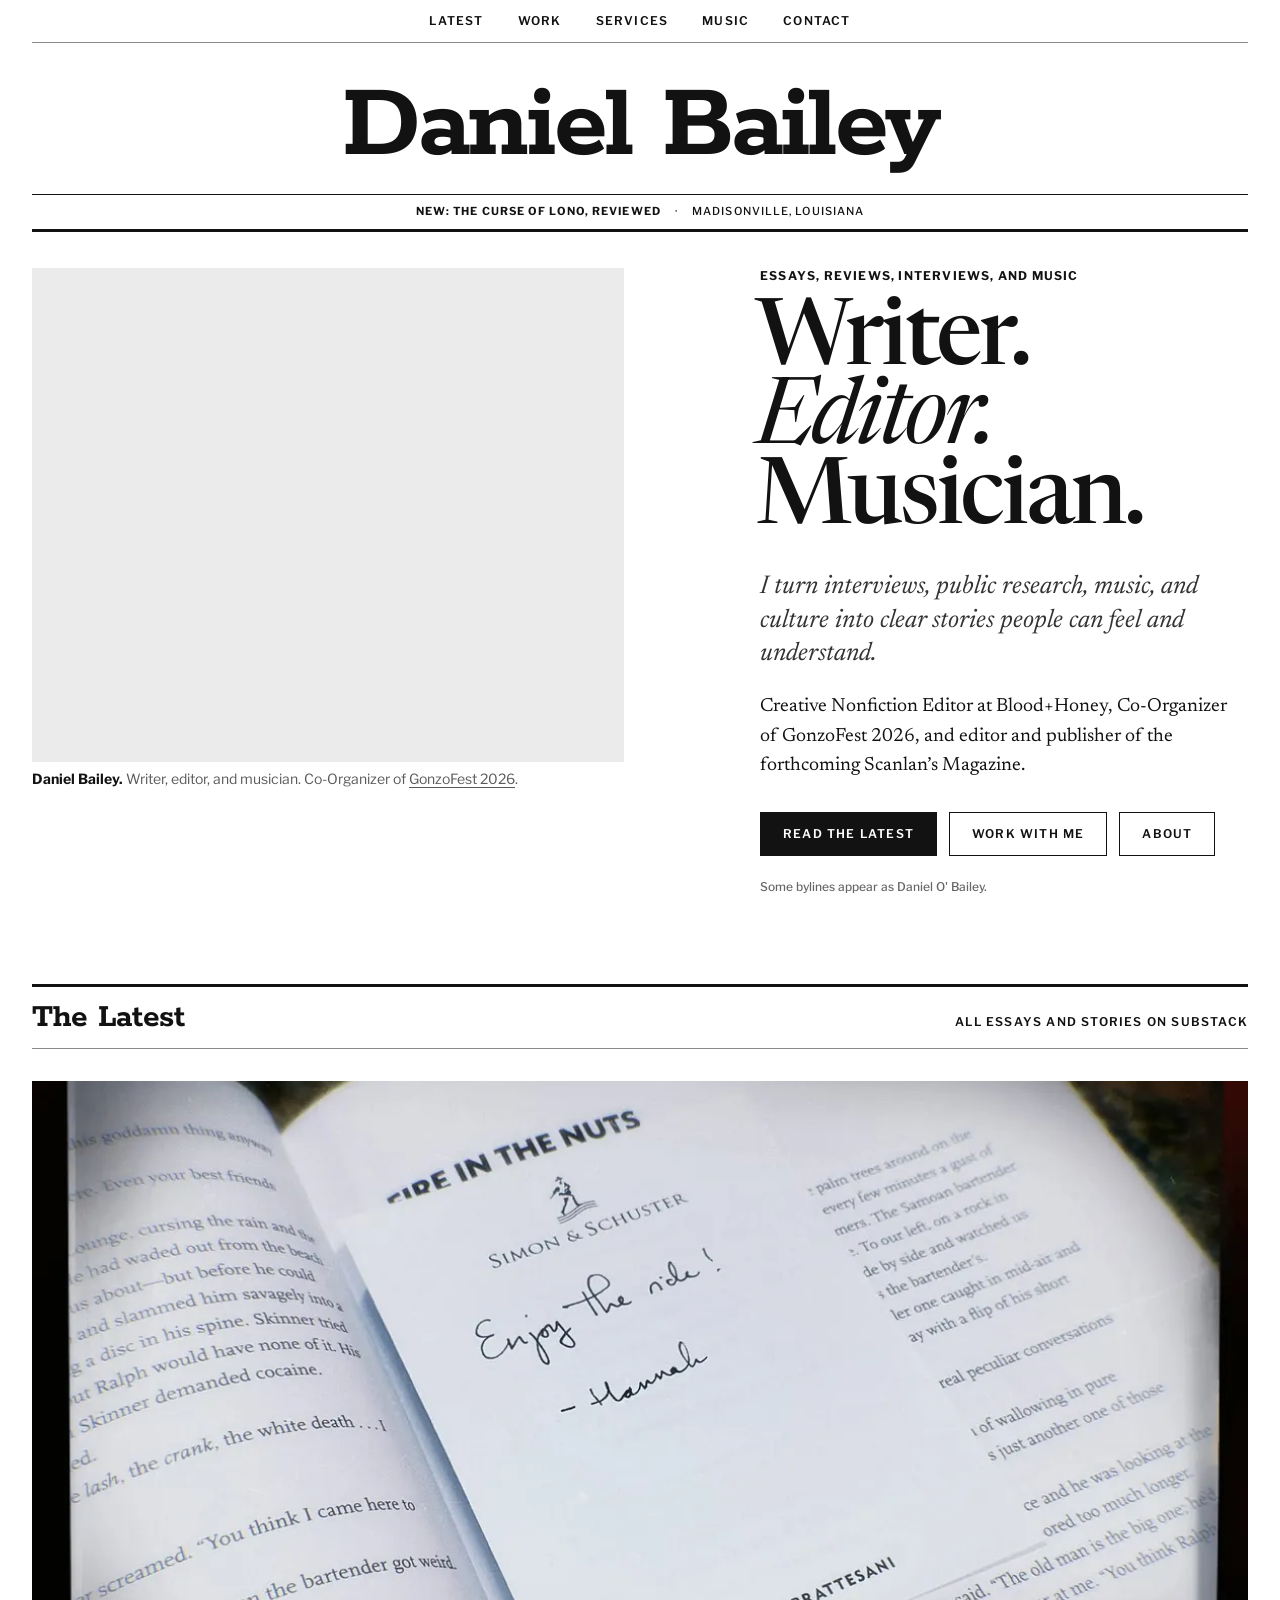
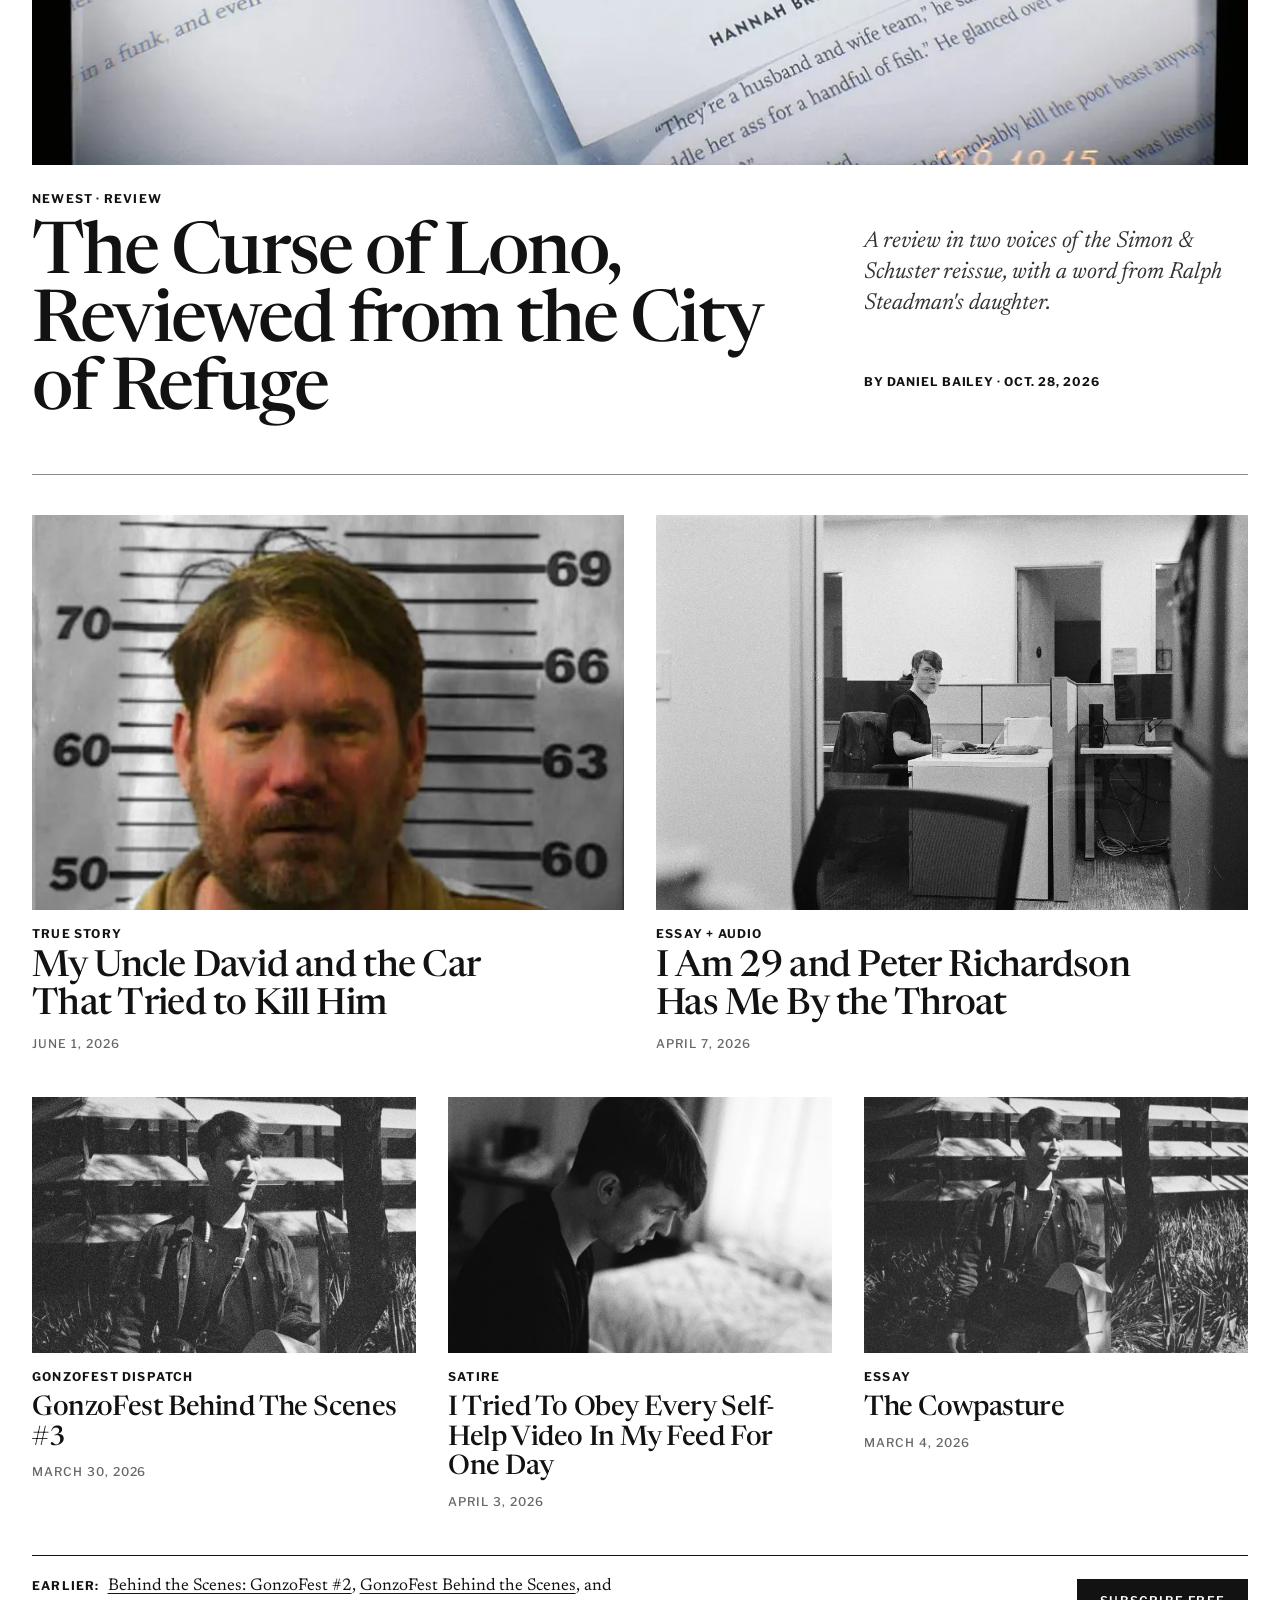
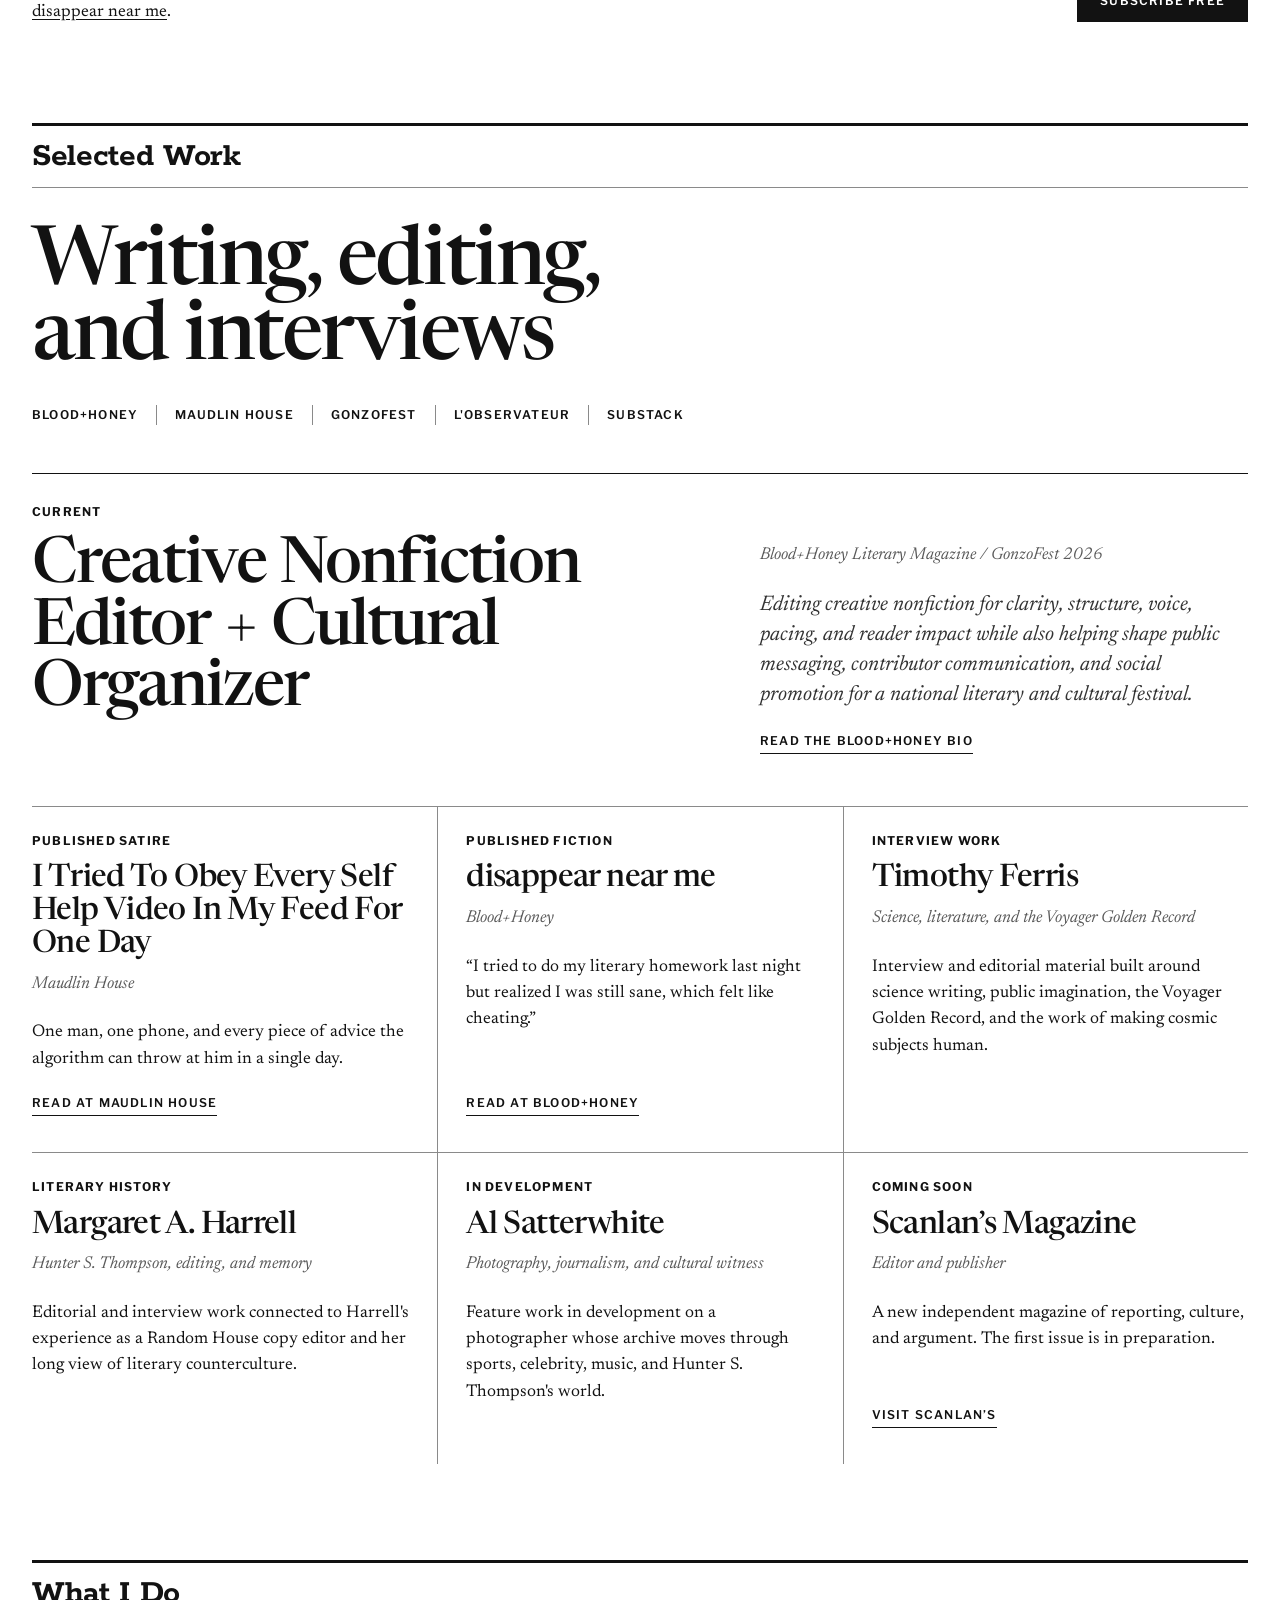
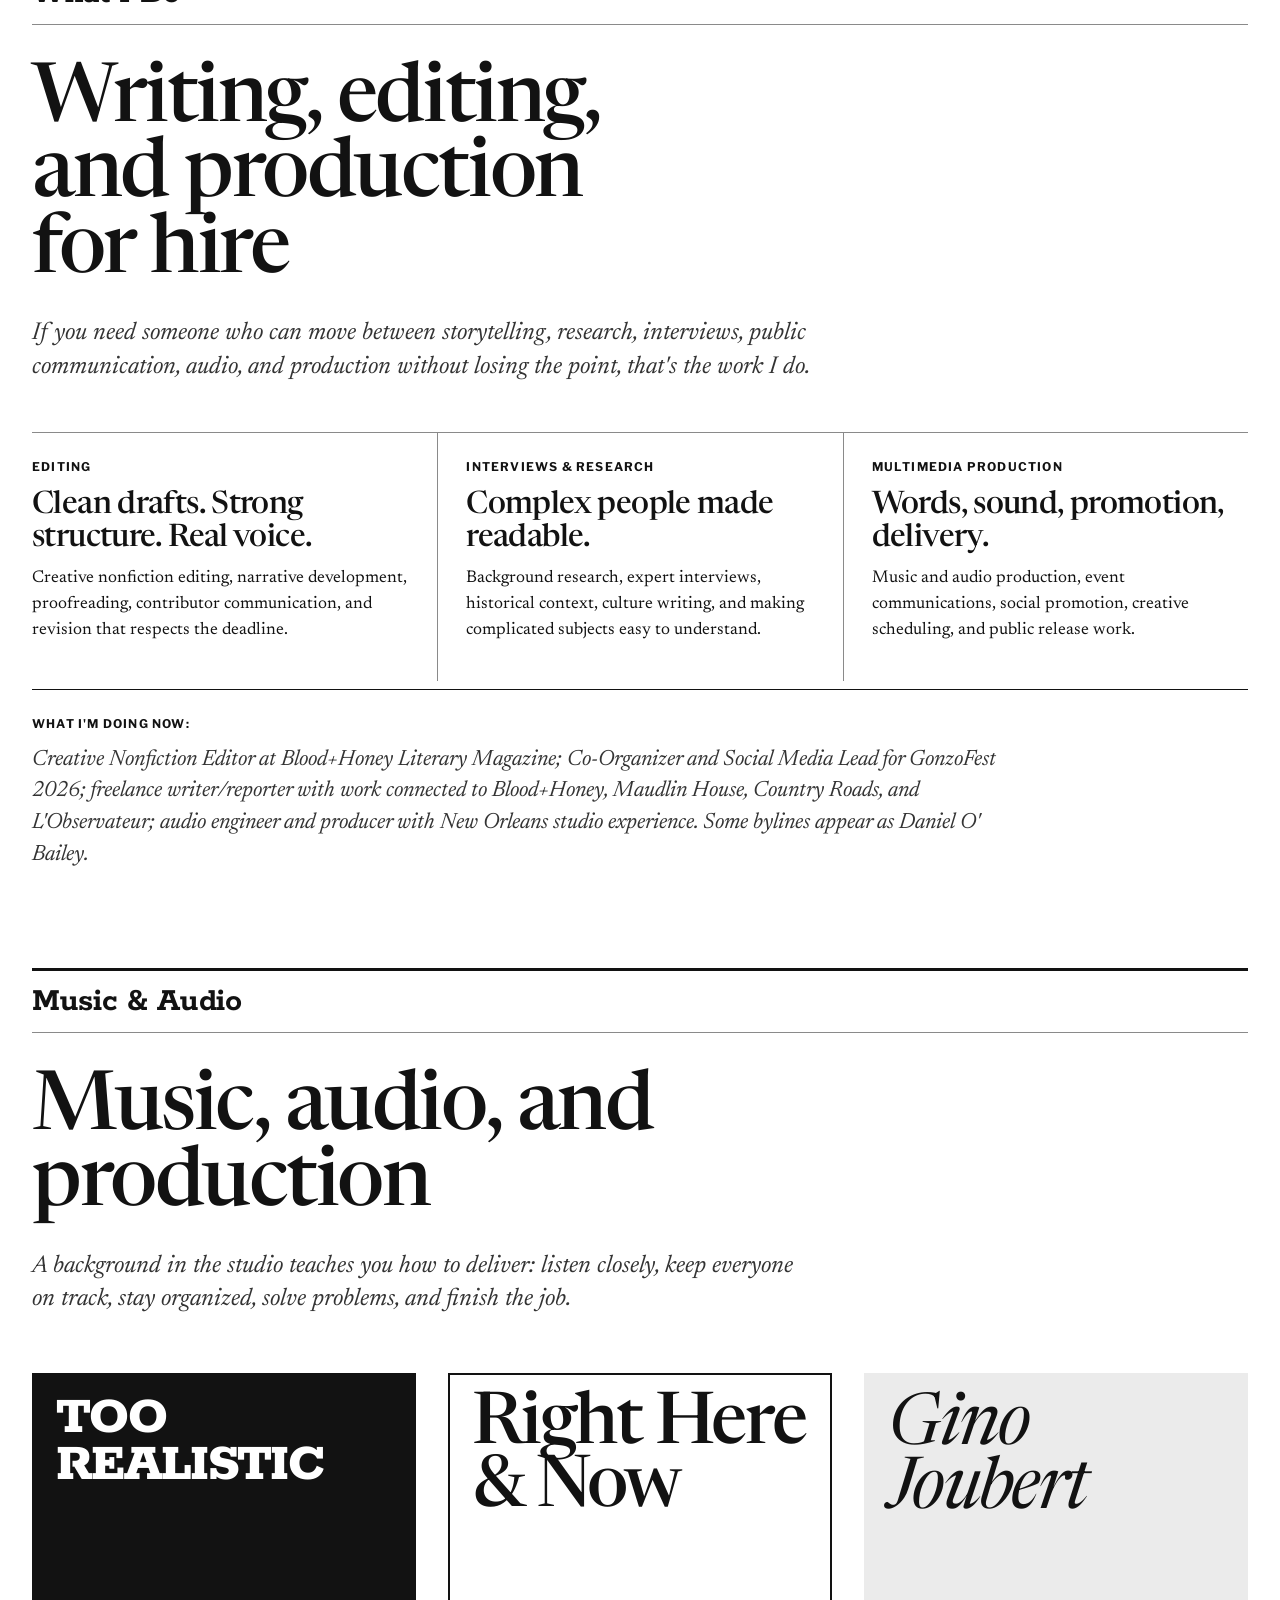
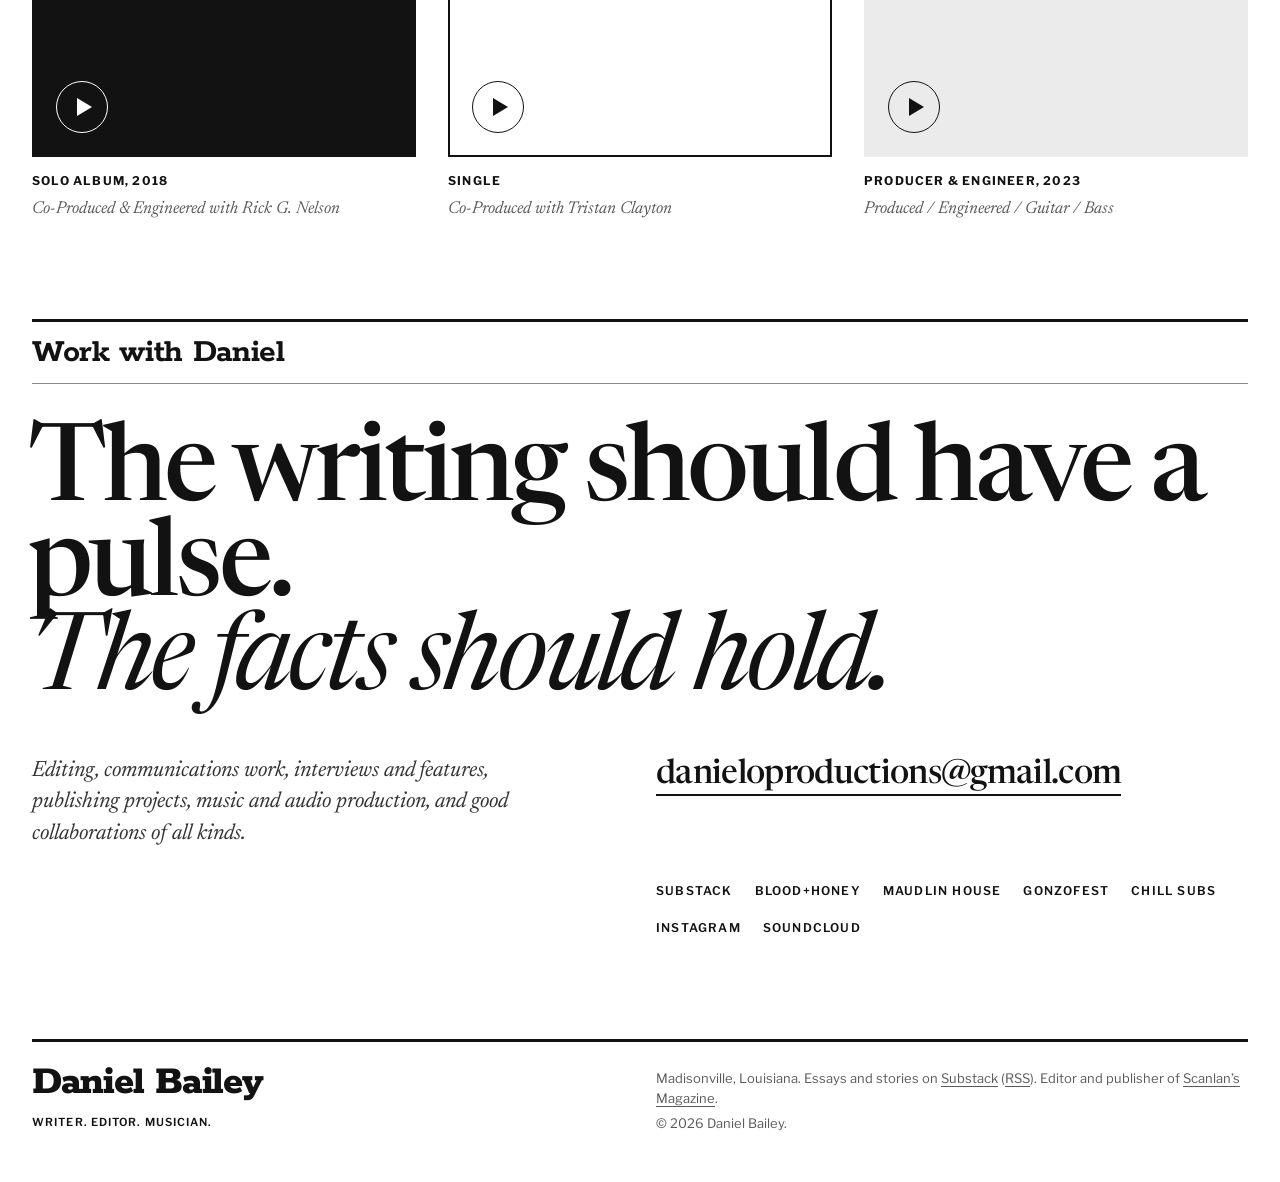
<file: index.html>
<!DOCTYPE html>
<html lang="en">
<head>
  <meta charset="UTF-8">
  <meta name="viewport" content="width=device-width, initial-scale=1.0">

  <title>Daniel Bailey | Writer, Editor &amp; Musician in Madisonville, Louisiana</title>
  <meta name="description" content="Daniel Bailey is a writer, editor, and musician from Madisonville, Louisiana. Read his latest essays, reviews, satire, and interviews, or hire him to write and edit.">
  <meta name="author" content="Daniel Bailey">
  <meta name="robots" content="index, follow, max-image-preview:large, max-snippet:-1, max-video-preview:-1">
  <link rel="canonical" href="https://danielobailey.com/">
  <link rel="alternate" type="application/rss+xml" title="Daniel Bailey on Substack" href="https://danielbaileyoffical.substack.com/feed">
  <link rel="me" href="https://danielbaileyoffical.substack.com/">
  <link rel="me" href="https://www.instagram.com/danielbaileyoffical/">

  <!-- Social sharing -->
  <meta property="og:type" content="profile">
  <meta property="og:site_name" content="Daniel Bailey">
  <meta property="og:url" content="https://danielobailey.com/">
  <meta property="og:title" content="Daniel Bailey | Writer, Editor &amp; Musician in Madisonville, Louisiana">
  <meta property="og:description" content="Essays, reviews, satire, and interviews from a Louisiana writer, editor, and musician. Read the latest or get in touch about a project.">
  <meta property="og:image" content="https://danielobailey.com/og-image.jpg">
  <meta property="og:image:width" content="1200">
  <meta property="og:image:height" content="630">
  <meta property="og:image:alt" content="Daniel Bailey, writer, editor and musician from Madisonville, Louisiana">
  <meta property="og:locale" content="en_US">
  <meta property="profile:first_name" content="Daniel">
  <meta property="profile:last_name" content="Bailey">
  <meta name="twitter:card" content="summary_large_image">
  <meta name="twitter:title" content="Daniel Bailey | Writer, Editor &amp; Musician in Madisonville, Louisiana">
  <meta name="twitter:description" content="Essays, reviews, satire, and interviews from a Louisiana writer, editor, and musician.">
  <meta name="twitter:image" content="https://danielobailey.com/og-image.jpg">
  <meta name="twitter:image:alt" content="Daniel Bailey, writer, editor and musician from Madisonville, Louisiana">

  <!-- Icons -->
  <link rel="icon" href="/favicon.svg" type="image/svg+xml">
  <link rel="icon" href="/favicon-96.png" sizes="96x96" type="image/png">
  <link rel="icon" href="/favicon-48.png" sizes="48x48" type="image/png">
  <link rel="icon" href="/favicon-32.png" sizes="32x32" type="image/png">
  <link rel="apple-touch-icon" href="/apple-touch-icon.png">
  <link rel="manifest" href="/site.webmanifest">
  <meta name="theme-color" content="#ffffff">

  <link rel="preload" as="image" href="/img/daniel-o-bailey.webp" imagesrcset="/img/daniel-o-bailey-480.webp 480w, /img/daniel-o-bailey.webp 880w" imagesizes="(max-width: 700px) 90vw, 500px" fetchpriority="high">
  <link rel="preload" href="/fonts/rokkitt.woff2" as="font" type="font/woff2" crossorigin>
  <link rel="preload" href="/fonts/newsreader-display.woff2" as="font" type="font/woff2" crossorigin>
  <link rel="stylesheet" href="/style.css">

  <script type="application/ld+json">
{
  "@context": "https://schema.org",
  "@graph": [
    {
      "@type": "Person",
      "@id": "https://danielobailey.com/#person",
      "name": "Daniel Bailey",
      "alternateName": [
        "Daniel O' Bailey",
        "Daniel O'Bailey",
        "Daniel O. Bailey",
        "Daniel O'Neal Bailey",
        "danieloproductions"
      ],
      "givenName": "Daniel",
      "additionalName": "O'Neal",
      "familyName": "Bailey",
      "url": "https://danielobailey.com/",
      "image": {
        "@type": "ImageObject",
        "url": "https://danielobailey.com/img/daniel-o-bailey.webp",
        "width": 880,
        "height": 1100,
        "caption": "Daniel Bailey"
      },
      "email": "danieloproductions@gmail.com",
      "jobTitle": [
        "Writer",
        "Editor",
        "Musician",
        "Festival Organizer",
        "Magazine Publisher",
        "Social Media Lead",
        "Communications Producer"
      ],
      "disambiguatingDescription": "Louisiana writer, creative nonfiction editor at Blood+Honey, and co-organizer of GonzoFest 2026. Also published as Daniel O' Bailey.",
      "description": "Writer, editor, interviewer, musician, festival organizer, and communications producer based in Madisonville, Louisiana, working across Louisiana and Mississippi. Work spans creative nonfiction editing, interview features, essays, satire, public communications, social media, and music and audio production.",
      "knowsAbout": [
        "Creative nonfiction",
        "Narrative nonfiction",
        "Essays",
        "Satire",
        "Book reviews",
        "Editorial strategy",
        "Interviewing",
        "Literary editing",
        "Gonzo journalism",
        "Hunter S. Thompson",
        "Southern literature",
        "Music production",
        "Audio engineering",
        "Festival organizing",
        "Social media",
        "Public communications"
      ],
      "areaServed": [
        "Louisiana",
        "Mississippi"
      ],
      "homeLocation": {
        "@type": "Place",
        "address": {
          "@type": "PostalAddress",
          "addressLocality": "Madisonville",
          "addressRegion": "LA",
          "addressCountry": "US"
        }
      },
      "worksFor": {
        "@type": "Organization",
        "name": "Blood+Honey Literary Magazine",
        "url": "https://www.bloodhoneylit.com/"
      },
      "sameAs": [
        "https://danielbaileyoffical.substack.com/",
        "https://www.instagram.com/danielbaileyoffical/",
        "https://soundcloud.com/danielobailey",
        "https://maudlinhouse.net/author/daniel-o-bailey/",
        "https://www.bloodhoneylit.com/daniel-bailey-bio",
        "https://gonzofest.net/participant/daniel-obailey/",
        "https://scanlansmagazine.com/",
        "https://www.chillsubs.com/profile/danieloproductions-gWzhC"
      ]
    },
    {
      "@type": "WebSite",
      "@id": "https://danielobailey.com/#website",
      "url": "https://danielobailey.com/",
      "name": "Daniel Bailey",
      "alternateName": "danielobailey.com",
      "description": "Essays, reviews, interviews, and music from Daniel Bailey, a writer, editor, and musician in Madisonville, Louisiana.",
      "publisher": {
        "@id": "https://danielobailey.com/#person"
      },
      "inLanguage": "en-US"
    },
    {
      "@type": "ProfilePage",
      "@id": "https://danielobailey.com/#webpage",
      "url": "https://danielobailey.com/",
      "name": "Daniel Bailey | Writer, Editor & Musician in Madisonville, Louisiana",
      "isPartOf": {
        "@id": "https://danielobailey.com/#website"
      },
      "about": {
        "@id": "https://danielobailey.com/#person"
      },
      "mainEntity": {
        "@id": "https://danielobailey.com/#person"
      },
      "primaryImageOfPage": "https://danielobailey.com/og-image.jpg",
      "dateModified": "2026-11-13",
      "inLanguage": "en-US"
    },
    {
      "@type": "ItemList",
      "@id": "https://danielobailey.com/#latest",
      "name": "Latest writing by Daniel Bailey",
      "itemListOrder": "https://schema.org/ItemListOrderDescending",
      "numberOfItems": 6,
      "itemListElement": [
        {
          "@type": "ListItem",
          "position": 1,
          "item": {
            "@type": "BlogPosting",
            "headline": "The Curse of Lono, Reviewed from the City of Refuge",
            "description": "A review in two voices of the Simon & Schuster reissue, with a word from Ralph Steadman's daughter.",
            "url": "https://danielbaileyoffical.substack.com/p/the-curse-of-lono-reviewed-from-the",
            "datePublished": "2026-10-29T04:46:39Z",
            "image": "https://danielobailey.com/img/curse-of-lono.webp",
            "author": {
              "@id": "https://danielobailey.com/#person"
            }
          }
        },
        {
          "@type": "ListItem",
          "position": 2,
          "item": {
            "@type": "BlogPosting",
            "headline": "My Uncle David and the Car That Tried to Kill Him",
            "description": "A true story of Wilmer, Alabama: a possessed car, a barricaded door, and the funniest man I ever knew.",
            "url": "https://danielbaileyoffical.substack.com/p/my-uncle-david-and-the-car-that-tried",
            "datePublished": "2026-06-02T05:23:14Z",
            "image": "https://danielobailey.com/img/uncle-david.webp",
            "author": {
              "@id": "https://danielobailey.com/#person"
            }
          }
        },
        {
          "@type": "ListItem",
          "position": 3,
          "item": {
            "@type": "BlogPosting",
            "headline": "I Am 29 and Peter Richardson Has Me By the Throat",
            "description": "On myth, money, Hunter Thompson, and the magazine that learned to sell the fever.",
            "url": "https://danielbaileyoffical.substack.com/p/i-am-29-and-peter-richardson-has",
            "datePublished": "2026-04-08T04:15:37Z",
            "image": "https://danielobailey.com/img/peter-richardson.webp",
            "author": {
              "@id": "https://danielobailey.com/#person"
            }
          }
        },
        {
          "@type": "ListItem",
          "position": 4,
          "item": {
            "@type": "BlogPosting",
            "headline": "I Tried To Obey Every Self-Help Video In My Feed For One Day",
            "description": "A non-scientific experiment about taking self-help advice from your phone.",
            "url": "https://danielbaileyoffical.substack.com/p/i-tried-to-obey-every-self-help-video-e72",
            "datePublished": "2026-04-04T03:02:07Z",
            "image": "https://danielobailey.com/img/self-help.webp",
            "author": {
              "@id": "https://danielobailey.com/#person"
            }
          }
        },
        {
          "@type": "ListItem",
          "position": 5,
          "item": {
            "@type": "BlogPosting",
            "headline": "GonzoFest Behind The Scenes #3",
            "description": "Bruised ribs, rogue poodles, and the email Olympics.",
            "url": "https://danielbaileyoffical.substack.com/p/gonzofest-behind-the-scenes-3",
            "datePublished": "2026-03-30T10:39:20Z",
            "image": "https://danielobailey.com/img/gonzofest-3.webp",
            "author": {
              "@id": "https://danielobailey.com/#person"
            }
          }
        },
        {
          "@type": "ListItem",
          "position": 6,
          "item": {
            "@type": "BlogPosting",
            "headline": "The Cowpasture",
            "description": "A cow retrieval mission, an 1880s trestle, mushroom scans, and a whole lot of Mississippi mud.",
            "url": "https://danielbaileyoffical.substack.com/p/the-cowpasture",
            "datePublished": "2026-03-04T10:53:28Z",
            "image": "https://danielobailey.com/img/cowpasture.webp",
            "author": {
              "@id": "https://danielobailey.com/#person"
            }
          }
        }
      ]
    }
  ]
}
  </script>
</head>
<body>

  <a href="#main" class="skip-link">Skip to content</a>

  <header class="masthead container">
    <div class="brandrow"><h1 class="brand"><a href="/" aria-label="Daniel Bailey, home">Daniel Bailey</a></h1></div>
    <div class="issueband"><span class="status">New: The Curse of Lono, reviewed</span><span>Writer. Editor. Musician.</span><span>Madisonville, Louisiana</span></div>
    <nav class="nav" id="nav" aria-label="Primary">
      <div class="nav-links" id="nav-links">
        <a href="#latest">Latest</a>
        <a href="#writing">Work</a>
        <a href="#hire">Services</a>
        <a href="#music">Music</a>
        <a href="#contact">Contact</a>
      </div>
      <span class="edition">Stories with a pulse. Facts that hold.</span>
    </nav>
  </header>

  <main id="main">

  <!-- Hero -->
  <section class="hero" aria-labelledby="hero-title">
    <div class="container hero-inner">
      <div class="hero-typed">
        <p class="eyebrow">Essays, reviews, interviews, and music</p>
        <h2 class="hero-name" id="hero-title"><span>Writer.</span><span>Editor.</span><span>Musician.</span></h2>
        <p class="hero-tagline">I turn interviews, public research, music, and culture into clear stories people can feel and understand.</p>
        <p class="hero-intro">Creative Nonfiction Editor at Blood+Honey, Co-Organizer of GonzoFest 2026, and editor and publisher of the forthcoming Scanlan&rsquo;s Magazine.</p>
        <div class="hero-actions">
          <a href="#latest" class="btn">Read the latest</a>
          <a href="#contact" class="btn">Work with me</a>
          <button class="btn" id="about-btn" type="button" aria-haspopup="dialog">About</button>
        </div>
        <p class="smallnote">Some bylines appear as Daniel O' Bailey.</p>
      </div>
      <figure class="hero-photo">
        <div class="archive-kicker"><span>Daniel Bailey</span><span>Madisonville, La.</span></div>
        <img src="/img/daniel-o-bailey.webp" srcset="/img/daniel-o-bailey-480.webp 480w, /img/daniel-o-bailey.webp 880w" sizes="(max-width: 820px) calc(100vw - 32px), 560px" alt="Portrait of Daniel Bailey, writer, editor and musician" width="880" height="1100" fetchpriority="high" decoding="async">
        <figcaption class="caption"><strong>Daniel Bailey.</strong> Writer, editor, and musician. Co-Organizer of <a href="https://gonzofest.net/participant/daniel-obailey/" target="_blank" rel="noopener">GonzoFest 2026</a>.</figcaption>
      </figure>
    </div>
  </section>

  <!-- About Modal -->
  <div class="modal-overlay" id="about-modal">
    <div class="modal" role="dialog" aria-modal="true" aria-labelledby="about-modal-title">
      <button class="modal-close" id="modal-close" aria-label="Close">&times;</button>
      <h2 class="modal-title" id="about-modal-title">About Me</h2>
      <div class="modal-body">
        <p>Daniel Bailey, also published as Daniel O' Bailey, is a writer, editor, interviewer, musician, and communications producer from Madisonville, Louisiana.</p>
        <p>His work sits where editorial judgment meets field work: interviews, research, public copy, narrative nonfiction, music, and creative production. He is interested in stories that make complex people and ideas legible without sanding off their human grain.</p>
        <p>For employers and collaborators, the practical value is simple: Daniel can interview, research, draft, edit, coordinate, produce, revise, and deliver under pressure while keeping the voice alive and the facts clean.</p>
        <div class="modal-bios">
          <h3>Bios &amp; Profiles</h3>
          <a href="https://danielbaileyoffical.substack.com/" target="_blank" rel="noopener me">Substack</a>
          <a href="https://www.bloodhoneylit.com/daniel-bailey-bio" target="_blank" rel="noopener">Blood+Honey Literary Magazine</a>
          <a href="https://maudlinhouse.net/author/daniel-o-bailey/" target="_blank" rel="noopener">Maudlin House</a>
          <a href="https://gonzofest.net/participant/daniel-obailey/" target="_blank" rel="noopener">GonzoFest</a>
          <a href="https://www.instagram.com/danielbaileyoffical/" target="_blank" rel="noopener me">Instagram</a>
          <a href="https://soundcloud.com/danielobailey" target="_blank" rel="noopener me">SoundCloud</a>
        </div>
      </div>
    </div>
  </div>

  <!-- The Latest -->
  <section id="latest" class="section latest" aria-labelledby="latest-title">
    <div class="container">
      <div class="latest-box">
        <div class="latest-head">
          <h2 id="latest-title">The Latest</h2>
          <a href="https://danielbaileyoffical.substack.com/" target="_blank" rel="noopener">All essays and stories on Substack</a>
        </div>
        <div class="latest-grid">
          <article class="latest-feature">
            <a class="latest-feature-img" href="https://danielbaileyoffical.substack.com/p/the-curse-of-lono-reviewed-from-the" tabindex="-1" aria-hidden="true">
              <img src="/img/curse-of-lono.webp" srcset="/img/curse-of-lono-600.webp 600w, /img/curse-of-lono.webp 1200w" sizes="(max-width: 640px) 100vw, (max-width: 1304px) calc(100vw - 64px), 1240px" alt="An open copy of The Curse of Lono with a handwritten note that reads Enjoy the ride" width="1200" height="800" loading="lazy" decoding="async">
            </a>
            <div class="latest-feature-body">
              <span class="kicker">Newest &middot; Review</span>
              <h3><a href="https://danielbaileyoffical.substack.com/p/the-curse-of-lono-reviewed-from-the">The Curse of Lono, Reviewed from the City of Refuge</a></h3>
              <p class="dek">A review in two voices of the Simon &amp; Schuster reissue, with a word from Ralph Steadman's daughter.</p>
              <p class="post-meta">By Daniel Bailey &middot; <time datetime="2026-10-28">Oct. 28, 2026</time></p>
            </div>
          </article>
          <ul class="latest-list">
            <li class="latest-item">
              <a href="https://danielbaileyoffical.substack.com/p/my-uncle-david-and-the-car-that-tried" tabindex="-1" aria-hidden="true"><img src="/img/uncle-david.webp" alt="Uncle David photographed against a height chart" width="480" height="320" loading="lazy" decoding="async"></a>
              <article>
                <span class="kicker">True Story</span>
                <h3><a href="https://danielbaileyoffical.substack.com/p/my-uncle-david-and-the-car-that-tried">My Uncle David and the Car That Tried to Kill Him</a></h3>
                <p class="post-meta"><time datetime="2026-06-01">June 1, 2026</time></p>
              </article>
            </li>
            <li class="latest-item">
              <a href="https://danielbaileyoffical.substack.com/p/i-am-29-and-peter-richardson-has" tabindex="-1" aria-hidden="true"><img src="/img/peter-richardson.webp" alt="Daniel Bailey working at a desk in an empty office" width="480" height="320" loading="lazy" decoding="async"></a>
              <article>
                <span class="kicker">Essay + Audio</span>
                <h3><a href="https://danielbaileyoffical.substack.com/p/i-am-29-and-peter-richardson-has">I Am 29 and Peter Richardson Has Me By the Throat</a></h3>
                <p class="post-meta"><time datetime="2026-04-07">April 7, 2026</time></p>
              </article>
            </li>
            <li class="latest-item">
              <a href="https://danielbaileyoffical.substack.com/p/i-tried-to-obey-every-self-help-video-e72" tabindex="-1" aria-hidden="true"><img src="/img/self-help.webp" alt="Daniel Bailey sitting on a bed looking down at his phone" width="480" height="320" loading="lazy" decoding="async"></a>
              <article>
                <span class="kicker">Satire</span>
                <h3><a href="https://danielbaileyoffical.substack.com/p/i-tried-to-obey-every-self-help-video-e72">I Tried To Obey Every Self-Help Video In My Feed For One Day</a></h3>
                <p class="post-meta"><time datetime="2026-04-03">April 3, 2026</time></p>
              </article>
            </li>
            <li class="latest-item">
              <a href="https://danielbaileyoffical.substack.com/p/gonzofest-behind-the-scenes-3" tabindex="-1" aria-hidden="true"><img src="/img/gonzofest-3.webp" alt="Daniel Bailey standing outside in dappled light with a camera strap over his shoulder" width="480" height="320" loading="lazy" decoding="async"></a>
              <article>
                <span class="kicker">GonzoFest Dispatch</span>
                <h3><a href="https://danielbaileyoffical.substack.com/p/gonzofest-behind-the-scenes-3">GonzoFest Behind The Scenes #3</a></h3>
                <p class="post-meta"><time datetime="2026-03-30">March 30, 2026</time></p>
              </article>
            </li>
            <li class="latest-item">
              <a href="https://danielbaileyoffical.substack.com/p/the-cowpasture" tabindex="-1" aria-hidden="true"><img src="/img/cowpasture.webp" alt="Daniel Bailey walking through tree shade with a camera" width="480" height="320" loading="lazy" decoding="async"></a>
              <article>
                <span class="kicker">Essay</span>
                <h3><a href="https://danielbaileyoffical.substack.com/p/the-cowpasture">The Cowpasture</a></h3>
                <p class="post-meta"><time datetime="2026-03-04">March 4, 2026</time></p>
              </article>
            </li>
          </ul>
        </div>
        <div class="latest-foot">
          <p><strong>Earlier:</strong> <a href="https://danielbaileyoffical.substack.com/p/behind-the-scenes-gonzofest-2">Behind the Scenes: GonzoFest #2</a>, <a href="https://danielbaileyoffical.substack.com/p/gonzofest-behind-the-scenes">GonzoFest Behind the Scenes</a>, and <a href="https://danielbaileyoffical.substack.com/p/disappear-near-me">disappear near me</a>.</p>
          <a href="https://danielbaileyoffical.substack.com/subscribe" class="btn" target="_blank" rel="noopener">Subscribe free</a>
        </div>
      </div>
    </div>
  </section>

  <!-- Writing -->
  <section id="writing" class="section writing" aria-labelledby="writing-title">
    <div class="container">
      <div class="section-label">Selected Work</div>
      <h2 class="section-title" id="writing-title">Writing, editing, and interviews</h2>
      <div class="writing-badges">
        <a href="https://www.bloodhoneylit.com/daniel-bailey-bio" class="badge" target="_blank" rel="noopener">Blood+Honey</a>
        <a href="https://maudlinhouse.net/author/daniel-o-bailey/" class="badge" target="_blank" rel="noopener">Maudlin House</a>
        <a href="https://gonzofest.net/participant/daniel-obailey/" class="badge" target="_blank" rel="noopener">GonzoFest</a>
        <a href="https://lobservateur.com/" class="badge" target="_blank" rel="noopener">L'Observateur</a>
        <a href="https://danielbaileyoffical.substack.com/" class="badge" target="_blank" rel="noopener">Substack</a>
      </div>
      <div class="writing-grid">
        <article class="writing-card writing-card--featured">
          <div class="writing-card-tag">Current</div>
          <h3>Creative Nonfiction Editor + Cultural Organizer</h3>
          <p class="writing-card-pub">Blood+Honey Literary Magazine / GonzoFest 2026</p>
          <p>Editing creative nonfiction for clarity, structure, voice, pacing, and reader impact while also helping shape public messaging, contributor communication, and social promotion for a national literary and cultural festival.</p>
          <a href="https://www.bloodhoneylit.com/daniel-bailey-bio" class="link-arrow" target="_blank" rel="noopener">Read the Blood+Honey bio</a>
        </article>
        <article class="writing-card">
          <div class="writing-card-tag">Published Satire</div>
          <h3>I Tried To Obey Every Self Help Video In My Feed For One Day</h3>
          <p class="writing-card-pub">Maudlin House</p>
          <p>One man, one phone, and every piece of advice the algorithm can throw at him in a single day.</p>
          <a href="https://maudlinhouse.net/i-tried-to-obey-every-self-help-video-in-my-feed-for-one-day/" class="link-arrow" target="_blank" rel="noopener">Read at Maudlin House</a>
        </article>
        <article class="writing-card">
          <div class="writing-card-tag">Published Fiction</div>
          <h3>disappear near me</h3>
          <p class="writing-card-pub">Blood+Honey</p>
          <p>&ldquo;I tried to do my literary homework last night but realized I was still sane, which felt like cheating.&rdquo;</p>
          <a href="https://www.bloodhoneylit.com/fiction/disappear-near-me" class="link-arrow" target="_blank" rel="noopener">Read at Blood+Honey</a>
        </article>
        <article class="writing-card">
          <div class="writing-card-tag">Interview Work</div>
          <h3>Timothy Ferris</h3>
          <p class="writing-card-pub">Science, literature, and the Voyager Golden Record</p>
          <p>Interview and editorial material built around science writing, public imagination, the Voyager Golden Record, and the work of making cosmic subjects human.</p>
        </article>
        <article class="writing-card">
          <div class="writing-card-tag">Literary History</div>
          <h3>Margaret A. Harrell</h3>
          <p class="writing-card-pub">Hunter S. Thompson, editing, and memory</p>
          <p>Editorial and interview work connected to Harrell's experience as a Random House copy editor and her long view of literary counterculture.</p>
        </article>
        <article class="writing-card">
          <div class="writing-card-tag">In Development</div>
          <h3>Al Satterwhite</h3>
          <p class="writing-card-pub">Photography, journalism, and cultural witness</p>
          <p>Feature work in development on a photographer whose archive moves through sports, celebrity, music, and Hunter S. Thompson's world.</p>
        </article>
        <article class="writing-card">
          <div class="writing-card-tag">Coming Soon</div>
          <h3>Scanlan&rsquo;s Magazine</h3>
          <p class="writing-card-pub">Editor and publisher</p>
          <p>A new independent magazine of reporting, culture, and argument. The first issue is in preparation.</p>
          <a href="https://scanlansmagazine.com/" class="link-arrow" target="_blank" rel="noopener">Visit Scanlan&rsquo;s</a>
        </article>
      </div>
    </div>
  </section>

  <!-- Hire -->
  <section id="hire" class="section hire" aria-labelledby="hire-title">
    <div class="container">
      <div class="section-label">What I Do</div>
      <h2 class="section-title" id="hire-title">Writing, editing, and production for hire</h2>
      <p class="section-intro">If you need someone who can move between storytelling, research, interviews, public communication, audio, and production without losing the point, that's the work I do.</p>

      <div class="hire-grid">
        <article class="hire-card">
          <span class="hire-card-num" aria-hidden="true">01</span>
          <span class="hire-card-kicker">Editing</span>
          <h3>Clean drafts. Strong structure. Real voice.</h3>
          <p>Creative nonfiction editing, narrative development, proofreading, contributor communication, and revision that respects the deadline.</p>
        </article>
        <article class="hire-card">
          <span class="hire-card-num" aria-hidden="true">02</span>
          <span class="hire-card-kicker">Interviews &amp; research</span>
          <h3>Complex people made readable.</h3>
          <p>Background research, expert interviews, historical context, culture writing, and making complicated subjects easy to understand.</p>
        </article>
        <article class="hire-card">
          <span class="hire-card-num" aria-hidden="true">03</span>
          <span class="hire-card-kicker">Multimedia production</span>
          <h3>Words, sound, promotion, delivery.</h3>
          <p>Music and audio production, event communications, social promotion, creative scheduling, and public release work.</p>
        </article>
      </div>

      <div class="hire-proof">
        <p><strong>What I'm doing now:</strong> Creative Nonfiction Editor at Blood+Honey Literary Magazine; Co-Organizer and Social Media Lead for GonzoFest 2026; freelance writer/reporter with work connected to Blood+Honey, Maudlin House, Country Roads, and L'Observateur; audio engineer and producer with New Orleans studio experience. Some bylines appear as Daniel O' Bailey.</p>
      </div>
    </div>
  </section>

  <!-- Music -->
  <section id="music" class="section music" aria-labelledby="music-title">
    <div class="container">
      <div class="section-label">Music &amp; Audio</div>
      <h2 class="section-title" id="music-title">Music, audio, and production</h2>
      <p class="section-intro">A background in the studio teaches you how to deliver: listen closely, keep everyone on track, stay organized, solve problems, and finish the job.</p>

      <div class="music-grid">
        <a href="https://youtube.com/playlist?list=OLAK5uy_mYsaI9GREpbPzA_I7NSLXyu1E444OovVk&si=0iRipeHa4m8047RT" class="music-card" target="_blank" rel="noopener">
          <div class="music-card-visual">
            <div class="music-card-icon" aria-hidden="true">&#9654;</div>
          </div>
          <div class="music-card-info">
            <h3>Too Realistic</h3>
            <p>Solo Album, 2018</p>
            <span class="music-card-detail">Co-Produced &amp; Engineered with Rick G. Nelson</span>
          </div>
        </a>
        <a href="https://youtu.be/vCOi8KNsHvA?si=4q2MfsLpQywkukVI" class="music-card" target="_blank" rel="noopener">
          <div class="music-card-visual">
            <div class="music-card-icon" aria-hidden="true">&#9654;</div>
          </div>
          <div class="music-card-info">
            <h3>Right Here &amp; Now</h3>
            <p>Single</p>
            <span class="music-card-detail">Co-Produced with Tristan Clayton</span>
          </div>
        </a>
        <a href="https://youtu.be/TXZYpp3fXc4?si=soIbQHp-7EEUuB3U" class="music-card" target="_blank" rel="noopener">
          <div class="music-card-visual">
            <div class="music-card-icon" aria-hidden="true">&#9654;</div>
          </div>
          <div class="music-card-info">
            <h3>Gino Joubert</h3>
            <p>Producer &amp; Engineer, 2023</p>
            <span class="music-card-detail">Produced / Engineered / Guitar / Bass</span>
          </div>
        </a>
      </div>
    </div>
  </section>

  <!-- Contact -->
  <section id="contact" class="section contact" aria-labelledby="contact-title">
    <div class="container">
      <p class="contact-label">Work with Daniel</p>
      <div>
      <h2 class="contact-heading" id="contact-title">The writing should have a pulse. <em>The facts should hold.</em></h2>
      <p class="contact-note">Editing, communications work, interviews and features, publishing projects, music and audio production, and good collaborations of all kinds.</p>
      <div class="contact-links">
        <a href="mailto:danieloproductions@gmail.com" class="btn">danieloproductions@gmail.com</a>
      </div>
      <ul class="contact-social">
        <li><a href="https://danielbaileyoffical.substack.com/" target="_blank" rel="noopener me">Substack</a></li>
        <li><a href="https://www.bloodhoneylit.com/daniel-bailey-bio" target="_blank" rel="noopener">Blood+Honey</a></li>
        <li><a href="https://maudlinhouse.net/author/daniel-o-bailey/" target="_blank" rel="noopener">Maudlin House</a></li>
        <li><a href="https://gonzofest.net/participant/daniel-obailey/" target="_blank" rel="noopener">GonzoFest</a></li>
        <li><a href="https://www.chillsubs.com/profile/danieloproductions-gWzhC" target="_blank" rel="noopener me">Chill Subs</a></li>
        <li><a href="https://www.instagram.com/danielbaileyoffical/" target="_blank" rel="noopener me">Instagram</a></li>
        <li><a href="https://soundcloud.com/danielobailey" target="_blank" rel="noopener me">SoundCloud</a></li>
      </ul>
      </div>
    </div>
  </section>

  </main>

  <!-- Footer -->
  <footer class="footer">
    <div class="container footer-inner">
      <div>
        <a class="footerbrand" href="/">Daniel Bailey</a>
        <p class="tag">Writer. Editor. Musician.</p>
      </div>
      <div>
        <p class="fine">Madisonville, Louisiana. Essays and stories on <a href="https://danielbaileyoffical.substack.com/">Substack</a> (<a href="https://danielbaileyoffical.substack.com/feed">RSS</a>). Editor and publisher of <a href="https://scanlansmagazine.com/">Scanlan&rsquo;s Magazine</a>.</p>
        <p class="fine">&copy; 2026 Daniel Bailey.</p>
      </div>
    </div>
  </footer>

  <script src="/main.js" defer></script>
</body>
</html>
</file>
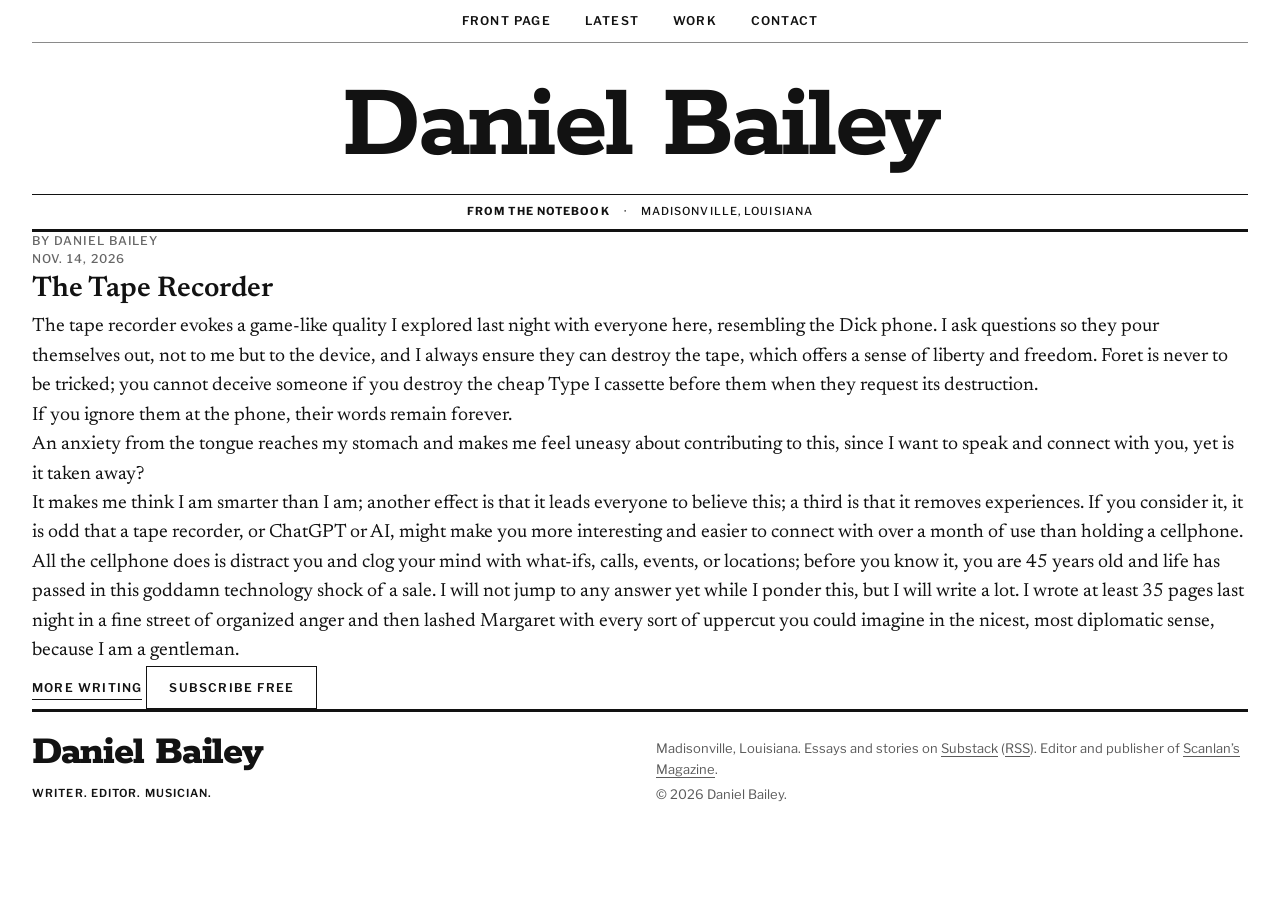
<file: notebook/tape-recorder/index.html>
<!DOCTYPE html>
<html lang="en">
<head>
  <meta charset="UTF-8">
  <meta name="viewport" content="width=device-width, initial-scale=1.0">

  <title>The Tape Recorder | Daniel Bailey</title>
  <meta name="description" content="From the notebook of Daniel Bailey: questions asked into a tape recorder, a cassette destroyed on request, and what the cellphone does to you.">
  <meta name="author" content="Daniel Bailey">
  <meta name="robots" content="index, follow, max-image-preview:large, max-snippet:-1">
  <link rel="canonical" href="https://danielobailey.com/notebook/tape-recorder/">
  <link rel="alternate" type="application/rss+xml" title="Daniel Bailey on Substack" href="https://danielbaileyoffical.substack.com/feed">

  <!-- Social sharing -->
  <meta property="og:type" content="article">
  <meta property="og:site_name" content="Daniel Bailey">
  <meta property="og:url" content="https://danielobailey.com/notebook/tape-recorder/">
  <meta property="og:title" content="The Tape Recorder">
  <meta property="og:description" content="From the notebook: questions asked into a tape recorder, a cassette destroyed on request, and what the cellphone does to you.">
  <meta property="og:image" content="https://danielobailey.com/og-image.jpg">
  <meta property="og:image:width" content="1200">
  <meta property="og:image:height" content="630">
  <meta property="og:image:alt" content="Daniel Bailey, writer, editor and musician from Madisonville, Louisiana">
  <meta property="og:locale" content="en_US">
  <meta property="article:published_time" content="2026-11-14">
  <meta property="article:author" content="https://danielobailey.com/">
  <meta name="twitter:card" content="summary_large_image">
  <meta name="twitter:title" content="The Tape Recorder">
  <meta name="twitter:description" content="From the notebook: questions asked into a tape recorder, a cassette destroyed on request, and what the cellphone does to you.">
  <meta name="twitter:image" content="https://danielobailey.com/og-image.jpg">
  <meta name="twitter:image:alt" content="Daniel Bailey, writer, editor and musician from Madisonville, Louisiana">

  <!-- Icons -->
  <link rel="icon" href="/favicon.svg" type="image/svg+xml">
  <link rel="icon" href="/favicon-96.png" sizes="96x96" type="image/png">
  <link rel="icon" href="/favicon-48.png" sizes="48x48" type="image/png">
  <link rel="icon" href="/favicon-32.png" sizes="32x32" type="image/png">
  <link rel="apple-touch-icon" href="/apple-touch-icon.png">
  <link rel="manifest" href="/site.webmanifest">
  <meta name="theme-color" content="#f4f0e6">

  <link rel="stylesheet" href="/style.css">

  <script type="application/ld+json">
{
  "@context": "https://schema.org",
  "@type": "BlogPosting",
  "@id": "https://danielobailey.com/notebook/tape-recorder/#post",
  "headline": "The Tape Recorder",
  "description": "From the notebook of Daniel Bailey: questions asked into a tape recorder, a cassette destroyed on request, and what the cellphone does to you.",
  "url": "https://danielobailey.com/notebook/tape-recorder/",
  "mainEntityOfPage": "https://danielobailey.com/notebook/tape-recorder/",
  "datePublished": "2026-11-14",
  "dateModified": "2026-11-14",
  "image": "https://danielobailey.com/og-image.jpg",
  "articleSection": "Notebook",
  "inLanguage": "en-US",
  "author": {
    "@type": "Person",
    "@id": "https://danielobailey.com/#person",
    "name": "Daniel Bailey",
    "url": "https://danielobailey.com/"
  },
  "publisher": {
    "@id": "https://danielobailey.com/#person"
  },
  "isPartOf": {
    "@type": "WebSite",
    "@id": "https://danielobailey.com/#website",
    "url": "https://danielobailey.com/",
    "name": "Daniel Bailey"
  }
}
  </script>
</head>
<body>

  <a href="#main" class="skip-link">Skip to content</a>

  <header class="masthead container">
    <div class="brandrow"><p class="brand"><a href="/" aria-label="Daniel Bailey, home">Daniel Bailey</a></p></div>
    <div class="issueband"><span class="status">From the notebook</span><span>Writer. Editor. Musician.</span><span>Madisonville, Louisiana</span></div>
    <nav class="nav" aria-label="Primary">
      <div class="nav-links">
        <a href="/">Front page</a>
        <a href="/#latest">Latest</a>
        <a href="/#writing">Work</a>
        <a href="/#contact">Contact</a>
      </div>
      <span class="edition">Stories with a pulse. Facts that hold.</span>
    </nav>
  </header>

  <main id="main" class="container">
    <article class="entry" aria-labelledby="entry-title">

      <header class="entry-meta">
        <div class="archive-kicker"><span>Notebook</span><span>Side A</span></div>
        <p class="post-meta">By Daniel Bailey</p>
        <p class="post-meta"><time datetime="2026-11-14">Nov. 14, 2026</time></p>
      </header>

      <div class="entry-main">
        <h1 class="entry-title" id="entry-title">The Tape Recorder</h1>

        <div class="entry-body">
          <p>The tape recorder evokes a game-like quality I explored last night with everyone here, resembling the Dick phone. I ask questions so they pour themselves out, not to me but to the device, and I always ensure they can destroy the tape, which offers a sense of liberty and freedom. Foret is never to be tricked; you cannot deceive someone if you destroy the cheap Type I cassette before them when they request its destruction.</p>

          <p class="entry-pull">If you ignore them at the phone, their words remain forever.</p>

          <p>An anxiety from the tongue reaches my stomach and makes me feel uneasy about contributing to this, since I want to speak and connect with you, yet is it taken away?</p>

          <p>It makes me think I am smarter than I am; another effect is that it leads everyone to believe this; a third is that it removes experiences. If you consider it, it is odd that a tape recorder, or ChatGPT or AI, might make you more interesting and easier to connect with over a month of use than holding a cellphone.</p>

          <p>All the cellphone does is distract you and clog your mind with what-ifs, calls, events, or locations; before you know it, you are 45 years old and life has passed in this goddamn technology shock of a sale. I will not jump to any answer yet while I ponder this, but I will write a lot. I wrote at least 35 pages last night in a fine street of organized anger and then lashed Margaret with every sort of uppercut you could imagine in the nicest, most diplomatic sense, because I am a gentleman.</p>
        </div>

        <footer class="entry-foot">
          <a href="/#latest" class="link-arrow">More writing</a>
          <a href="https://danielbaileyoffical.substack.com/subscribe" class="btn" target="_blank" rel="noopener">Subscribe free</a>
        </footer>
      </div>

    </article>
  </main>

  <!-- Footer -->
  <footer class="footer">
    <div class="container footer-inner">
      <div>
        <a class="footerbrand" href="/">Daniel Bailey</a>
        <p class="tag">Writer. Editor. Musician.</p>
      </div>
      <div>
        <p class="fine">Madisonville, Louisiana. Essays and stories on <a href="https://danielbaileyoffical.substack.com/">Substack</a> (<a href="https://danielbaileyoffical.substack.com/feed">RSS</a>). Editor and publisher of <a href="https://scanlansmagazine.com/">Scanlan&rsquo;s Magazine</a>.</p>
        <p class="fine">&copy; 2026 Daniel Bailey.</p>
      </div>
    </div>
  </footer>

</body>
</html>
</file>
<file: style.css>
/* ============================================
   Daniel Bailey | Personal Site
   Set like a Sunday long-form magazine, in the manner of the
   2015 New York Times Magazine redesign: white stock, one black,
   and color only where a photograph puts it.
   Four voices, used the same way everywhere:
     Rokkitt (condensed slab)     nameplate and department heads
     Newsreader display (opsz 72) headlines, very large and tight
     Newsreader text / italic     body copy and decks
     Libre Franklin               kickers, bylines, credits, buttons
   ============================================ */

@font-face {
  font-family: 'Rokkitt';
  src: url('/fonts/rokkitt.woff2') format('woff2');
  font-weight: 100 900; font-style: normal; font-display: swap;
}
@font-face {
  font-family: 'Newsreader Display';
  src: url('/fonts/newsreader-display.woff2') format('woff2');
  font-weight: 400 700; font-style: normal; font-display: swap;
}
@font-face {
  font-family: 'Newsreader Display';
  src: url('/fonts/newsreader-display-italic.woff2') format('woff2');
  font-weight: 400; font-style: italic; font-display: swap;
}
@font-face {
  font-family: 'Newsreader';
  src: url('/fonts/newsreader-text.woff2') format('woff2');
  font-weight: 400 600; font-style: normal; font-display: swap;
}
@font-face {
  font-family: 'Newsreader';
  src: url('/fonts/newsreader-italic.woff2') format('woff2');
  font-weight: 400; font-style: italic; font-display: swap;
}
@font-face {
  font-family: 'Libre Franklin';
  src: url('/fonts/libre-franklin.woff2') format('woff2');
  font-weight: 100 900; font-style: normal; font-display: swap;
}

*, *::before, *::after { box-sizing: border-box; }

:root {
  --paper: #ffffff;   /* the page */
  --ink: #121212;     /* type, heavy rules */
  --deck: #333333;    /* decks and intros */
  --grey: #5a5a5a;    /* captions, secondary text */
  --meta: #666666;    /* dates, credits */
  --rule: #8a8a8a;    /* hairlines, 3.4:1 */
  --wash: #ebebeb;    /* empty photo wells, one cover */
  --overlay: rgba(18, 18, 18, .78);

  --slab: 'Rokkitt', Rockwell, 'Roboto Slab', 'Courier New', serif;
  --display: 'Newsreader Display', 'Newsreader', Georgia, 'Times New Roman', serif;
  --serif: 'Newsreader', Georgia, 'Times New Roman', serif;
  --sans: 'Libre Franklin', 'Franklin Gothic Medium', 'Helvetica Neue', Arial, sans-serif;

  --gut: 32px;
}

html { scroll-behavior: smooth; scroll-padding-top: 1.5rem; -webkit-text-size-adjust: 100%; }

body {
  margin: 0;
  background: var(--paper);
  color: var(--ink);
  font-family: var(--serif);
  font-size: 19px;
  line-height: 1.55;
  -webkit-font-smoothing: antialiased;
  text-rendering: optimizeLegibility;
  overflow-x: hidden;
}

h1, h2, h3, p, ul, figure { margin: 0; padding: 0; }
ul { list-style: none; }
img { max-width: 100%; height: auto; display: block; }
button { font: inherit; color: inherit; }

a { color: inherit; text-decoration: none; }
a:hover { text-decoration: underline; text-decoration-thickness: 1px; text-underline-offset: .16em; }
a:focus-visible, button:focus-visible { outline: 2px solid var(--ink); outline-offset: 4px; }
::selection { background: var(--ink); color: var(--paper); }

.container { width: min(1240px, calc(100% - 64px)); margin: 0 auto; }

.skip-link { position: fixed; top: -100px; left: 16px; z-index: 3000; background: var(--ink); color: var(--paper); padding: 14px 16px; font: 700 12px var(--sans); letter-spacing: .1em; text-transform: uppercase; }
.skip-link:focus { top: 12px; }

@media (prefers-reduced-motion: reduce) {
  html { scroll-behavior: auto; }
  *, *::before, *::after { animation-duration: .01ms !important; transition-duration: .01ms !important; }
}

/* ---------- Shared type: kickers, credits, buttons ---------- */

.eyebrow, .kicker, .writing-card-tag, .hire-card-kicker {
  display: block;
  font: 700 12px/1.4 var(--sans);
  text-transform: uppercase;
  letter-spacing: .1em;
  color: var(--ink);
}

.post-meta {
  font: 500 12px/1.5 var(--sans);
  text-transform: uppercase;
  letter-spacing: .08em;
  color: var(--meta);
}

.btn {
  display: inline-flex; align-items: center; justify-content: center;
  font: 600 12px/1.2 var(--sans);
  text-transform: uppercase;
  letter-spacing: .1em;
  padding: 14px 22px 13px;
  border: 1px solid var(--ink);
  background: var(--paper);
  color: var(--ink);
  cursor: pointer;
  transition: background .15s, color .15s;
}
.btn:hover { background: var(--ink); color: var(--paper); text-decoration: none; }
.hero-actions .btn:first-child, .latest-foot .btn, .notfound .btn { background: var(--ink); color: var(--paper); }
.hero-actions .btn:first-child:hover, .latest-foot .btn:hover, .notfound .btn:hover { background: var(--paper); color: var(--ink); }

.link-arrow {
  display: inline-block;
  font: 600 12px/1.4 var(--sans);
  text-transform: uppercase;
  letter-spacing: .1em;
  padding-bottom: 3px;
  border-bottom: 1px solid var(--ink);
}
.link-arrow:hover { text-decoration: none; border-bottom-width: 2px; padding-bottom: 2px; }
.link-arrow span { display: none; }

/* ---------- Masthead: section bar, nameplate, dateline ---------- */

.masthead { display: flex; flex-direction: column; }

.nav {
  order: -1;
  display: flex;
  justify-content: center;
  align-items: center;
  border-bottom: 1px solid var(--rule);
}
.nav-links { display: flex; flex-wrap: wrap; justify-content: center; gap: 0 34px; }
.nav-links a {
  display: block;
  padding: 13px 0 12px;
  font: 600 12px/1.4 var(--sans);
  letter-spacing: .1em;
  text-transform: uppercase;
}
.nav .edition { display: none; }

.brandrow { padding: 34px 0 18px; text-align: center; }
.brand {
  font-family: var(--slab);
  font-weight: 700;
  font-size: clamp(52px, 8.6vw, 124px);
  line-height: .9;
  letter-spacing: -.025em;
  white-space: nowrap;
  color: var(--ink);
}
.brand a:hover { text-decoration: none; }

.issueband {
  display: flex;
  justify-content: center;
  flex-wrap: wrap;
  padding: 9px 0 10px;
  border-top: 1px solid var(--ink);
  border-bottom: 3px solid var(--ink);
  font: 500 11px/1.4 var(--sans);
  letter-spacing: .1em;
  text-transform: uppercase;
}
.issueband span:nth-child(2) { display: none; }
.issueband span:nth-child(3)::before { content: '\00B7'; margin: 0 14px; }
.issueband .status { font-weight: 700; }

/* ---------- Opener: the portrait leads, the headline faces it ---------- */

.hero-inner {
  display: grid;
  grid-template-columns: repeat(12, minmax(0, 1fr));
  column-gap: var(--gut);
  padding: 36px 0 88px;
  align-items: start;
}
.hero-typed { grid-column: 8 / 13; grid-row: 1; }
.hero-name {
  font-family: var(--display);
  font-weight: 500;
  font-size: clamp(60px, 7.2vw, 106px);
  line-height: .86;
  letter-spacing: -.035em;
  margin: 18px 0 30px;
  margin-left: -.04em;
}
.hero-name span { display: block; }
.hero-name span:nth-child(2) { font-style: italic; font-weight: 400; }
.hero-tagline {
  font: italic 400 clamp(22px, 2vw, 27px)/1.32 var(--serif);
  color: var(--deck);
  max-width: 30em;
  margin: 0 0 20px;
}
.hero-intro { font-size: 19px; line-height: 1.55; max-width: 34em; margin: 0 0 32px; }
.hero-actions { display: flex; flex-wrap: wrap; gap: 12px; }
.smallnote { font: 500 12px/1.5 var(--sans); color: var(--meta); margin-top: 22px; }

.hero-photo { grid-column: 1 / 7; grid-row: 1; display: flex; flex-direction: column; }
.hero-photo img { order: 1; width: 100%; aspect-ratio: 6 / 5; object-fit: cover; object-position: 50% 60%; background: var(--wash); }
.archive-kicker {
  display: none !important;
  order: 2;
  display: flex; justify-content: space-between; gap: 15px;
  padding: 8px 0 0;
  font: 500 10px/1.4 var(--sans); text-transform: uppercase; letter-spacing: .1em; color: var(--meta);
}
.caption { order: 3; font: 400 14px/1.5 var(--sans); color: var(--grey); margin-top: 6px; max-width: 40em; }
.caption strong { color: var(--ink); font-weight: 700; }
.caption a { text-decoration: underline; text-decoration-thickness: 1px; text-underline-offset: 3px; }

/* ---------- Department heads: heavy rule, slab head, hairline ---------- */

.section { padding: 0 0 96px; }
.section > .container { border-top: 3px solid var(--ink); }
.section-label {
  font: 700 34px/1 var(--slab);
  letter-spacing: -.01em;
  padding: 14px 0 13px;
  border-bottom: 1px solid var(--rule);
}
.section-title {
  font: 500 clamp(44px, 6.4vw, 92px)/.92 var(--display);
  letter-spacing: -.03em;
  margin: 40px 0 26px;
  max-width: 13ch;
}
.section-intro { font: italic 400 clamp(21px, 1.9vw, 25px)/1.38 var(--serif); color: var(--deck); max-width: 32em; margin-bottom: 48px; }

/* ---------- The Latest: the photographs are the color ---------- */

.latest-box { background: none; }
.latest-head {
  display: flex; justify-content: space-between; align-items: baseline; flex-wrap: wrap; gap: 8px 24px;
  padding: 14px 0 13px;
  border-bottom: 1px solid var(--rule);
}
.latest-head h2 { font: 700 34px/1 var(--slab); letter-spacing: -.01em; }
.latest-head a { font: 600 12px/1.4 var(--sans); text-transform: uppercase; letter-spacing: .1em; }

.latest-grid { display: grid; grid-template-columns: repeat(6, minmax(0, 1fr)); gap: 0 var(--gut); }

.latest-feature {
  grid-column: 1 / -1;
  padding: 32px 0 48px;
  margin-bottom: 40px;
  border-bottom: 1px solid var(--rule);
}
.latest-feature-img { display: block; background: var(--wash); }
.latest-feature-img img { width: 100%; aspect-ratio: 16 / 9; object-fit: cover; }
.latest-feature-body {
  display: grid;
  grid-template-columns: repeat(12, minmax(0, 1fr));
  column-gap: var(--gut);
  padding-top: 26px;
  align-items: start;
}
.latest-feature .kicker { grid-column: 1 / -1; margin-bottom: 14px; }
.latest-feature h3 {
  grid-column: 1 / 9; grid-row: 2 / 4;
  font: 500 clamp(40px, 5.6vw, 80px)/.95 var(--display);
  letter-spacing: -.03em;
}
.latest-feature .dek {
  grid-column: 9 / 13; grid-row: 2;
  font: italic 400 23px/1.36 var(--serif);
  color: var(--deck);
  margin: 4px 0 18px;
}
.latest-feature .post-meta { grid-column: 9 / 13; grid-row: 3; color: var(--ink); font-weight: 700; }

.latest-list { display: contents; }
.latest-item {
  grid-column: span 2;
  display: flex; flex-direction: column;
  padding-bottom: 44px;
}
.latest-item:nth-child(-n+2) { grid-column: span 3; }
.latest-item > a { display: block; background: var(--wash); margin-bottom: 16px; }
.latest-item img { width: 100%; aspect-ratio: 3 / 2; object-fit: cover; }
.latest-item .kicker { margin-bottom: 8px; }
.latest-item h3 { font: 500 27px/1.1 var(--display); letter-spacing: -.015em; margin: 0 0 10px; max-width: 22ch; }
.latest-item:nth-child(-n+2) h3 { font-size: 36px; line-height: 1.04; letter-spacing: -.02em; }
.latest-item:nth-child(4) { order: 1; }
.latest-item:nth-child(3) { order: 2; }
.latest-item:nth-child(5) { order: 3; }

.latest-foot {
  display: flex; justify-content: space-between; align-items: center; flex-wrap: wrap; gap: 16px 32px;
  border-top: 1px solid var(--ink); padding: 18px 0 0;
}
.latest-foot p { font-size: 17px; line-height: 1.55; max-width: 62ch; }
.latest-foot p strong { font: 700 12px var(--sans); text-transform: uppercase; letter-spacing: .1em; margin-right: 4px; }
.latest-foot p a { text-decoration: underline; text-decoration-thickness: 1px; text-underline-offset: 3px; }

/* ---------- Selected work ---------- */

.writing-badges { display: flex; flex-wrap: wrap; margin-bottom: 48px; }
.badge {
  font: 600 12px/1.4 var(--sans); text-transform: uppercase; letter-spacing: .1em;
  padding: 2px 18px; border-left: 1px solid var(--rule);
}
.badge:first-child { padding-left: 0; border-left: 0; }

.writing-grid, .hire-grid { display: grid; grid-template-columns: repeat(3, minmax(0, 1fr)); }

.writing-card, .hire-card {
  padding: 26px 28px 36px;
  border-top: 1px solid var(--rule);
  border-left: 1px solid var(--rule);
  display: flex; flex-direction: column; align-items: flex-start;
}
.writing-card:nth-child(3n+2), .hire-card:nth-child(3n+1) { border-left: 0; padding-left: 0; }
.writing-card:nth-child(3n+1), .hire-card:nth-child(3n) { padding-right: 0; }

.writing-card--featured {
  grid-column: 1 / -1;
  display: grid;
  grid-template-columns: repeat(12, minmax(0, 1fr));
  column-gap: var(--gut);
  border-left: 0;
  border-top: 1px solid var(--ink);
  padding: 30px 0 52px !important;
}
.writing-card--featured .writing-card-tag { grid-column: 1 / -1; margin-bottom: 16px; }
.writing-card.writing-card--featured h3 {
  grid-column: 1 / 8; grid-row: 2 / 5;
  font: 500 clamp(40px, 5vw, 68px)/.96 var(--display);
  letter-spacing: -.03em;
  margin: 0;
}
.writing-card--featured .writing-card-pub { grid-column: 8 / 13; grid-row: 2; margin-top: 6px; }
.writing-card--featured p:not(.writing-card-pub) { grid-column: 8 / 13; grid-row: 3; font: italic 400 21px/1.42 var(--serif); color: var(--deck); }
.writing-card--featured .link-arrow { grid-column: 8 / 13; grid-row: 4; justify-self: start; align-self: start; }

.writing-card h3, .hire-card h3 { font: 500 31px/1.06 var(--display); letter-spacing: -.02em; margin: 14px 0 10px; }
.writing-card-pub { font: italic 400 17px/1.4 var(--serif); color: var(--grey); margin-bottom: 14px; }
.writing-card p, .hire-card p { font-size: 17px; line-height: 1.55; margin-bottom: 22px; }
.writing-card .link-arrow { margin-top: auto; }
.hire-card p { margin-bottom: 0; }
.hire-card-num { display: none; }

.hire-proof {
  display: grid;
  grid-template-columns: repeat(12, minmax(0, 1fr));
  column-gap: var(--gut);
  margin-top: 8px;
  padding: 26px 0 0;
  border-top: 1px solid var(--ink);
}
.hire-proof p { grid-column: 1 / 11; font: italic 400 22px/1.45 var(--serif); color: var(--deck); }
.hire-proof strong { display: block; font: 700 12px/1.4 var(--sans); font-style: normal; text-transform: uppercase; letter-spacing: .1em; color: var(--ink); margin-bottom: 12px; }

/* ---------- Music: three typographic sleeves ---------- */

.music-grid { display: grid; grid-template-columns: repeat(3, minmax(0, 1fr)); gap: var(--gut); padding-top: 8px; }
.music-card { position: relative; display: block; }
.music-card:hover { text-decoration: none; }
.music-card-visual {
  aspect-ratio: 1;
  background: var(--ink);
  display: flex; align-items: flex-end; justify-content: flex-start;
  padding: 24px;
  margin-bottom: 16px;
}
.music-card:nth-child(2) .music-card-visual { background: var(--paper); box-shadow: inset 0 0 0 2px var(--ink); }
.music-card:nth-child(3) .music-card-visual { background: var(--wash); }
.music-card-icon {
  width: 52px; height: 52px; border-radius: 50%;
  border: 1.5px solid var(--paper);
  font-size: 0;
  display: flex; align-items: center; justify-content: center;
  transition: background .2s;
}
.music-card-icon::before {
  content: ''; margin-left: 4px;
  border-style: solid; border-width: 9px 0 9px 15px;
  border-color: transparent transparent transparent var(--paper);
}
.music-card:nth-child(n+2) .music-card-icon { border-color: var(--ink); }
.music-card:nth-child(n+2) .music-card-icon::before { border-left-color: var(--ink); }
.music-card:hover .music-card-icon { background: var(--paper); }
.music-card:hover .music-card-icon::before { border-left-color: var(--ink); }
.music-card:nth-child(n+2):hover .music-card-icon { background: var(--ink); }
.music-card:nth-child(n+2):hover .music-card-icon::before { border-left-color: var(--paper); }

/* the title is printed on the sleeve */
.music-card-info h3 {
  position: absolute; top: 22px; left: 24px; right: 24px;
  font: 800 clamp(40px, 4.3vw, 60px)/.86 var(--slab);
  letter-spacing: -.03em;
  text-transform: uppercase;
  color: var(--paper);
}
.music-card:nth-child(2) .music-card-info h3 { font: 500 clamp(46px, 5.6vw, 82px)/.88 var(--display); text-transform: none; letter-spacing: -.035em; color: var(--ink); }
.music-card:nth-child(3) .music-card-info h3 { font: italic 400 clamp(46px, 5.6vw, 82px)/.9 var(--display); text-transform: none; letter-spacing: -.03em; color: var(--ink); }
.music-card-info p { font: 700 12px/1.4 var(--sans); text-transform: uppercase; letter-spacing: .1em; margin-bottom: 4px; }
.music-card-detail { font: italic 400 17px/1.4 var(--serif); color: var(--grey); }
.music-card:hover .music-card-detail { text-decoration: underline; text-decoration-thickness: 1px; text-underline-offset: 3px; }

/* ---------- Contact ---------- */

.contact { padding-bottom: 96px; }
.contact .container {
  display: grid; grid-template-columns: repeat(12, minmax(0, 1fr)); column-gap: var(--gut);
  padding-top: 14px;
}
.contact-label { grid-column: 1 / -1; font: 700 34px/1 var(--slab); letter-spacing: -.01em; padding-bottom: 13px; border-bottom: 1px solid var(--rule); margin-bottom: 44px; }
.contact .container > div { grid-column: 1 / -1; display: grid; grid-template-columns: repeat(12, minmax(0, 1fr)); column-gap: var(--gut); }
.contact-heading {
  grid-column: 1 / -1;
  font: 500 clamp(48px, 8.4vw, 124px)/.88 var(--display);
  letter-spacing: -.035em;
  margin: 0 0 44px -.04em;
}
.contact-heading em { display: block; font-weight: 400; }
.contact-note { grid-column: 1 / 6; font: italic 400 22px/1.42 var(--serif); color: var(--deck); }
.contact-links { grid-column: 7 / 13; grid-row: 2; }
.contact-links .btn {
  display: inline; padding: 0 0 2px; border: 0; border-bottom: 2px solid var(--ink); background: none;
  font: 500 clamp(22px, 2.6vw, 36px)/1.2 var(--display); letter-spacing: -.02em; text-transform: none;
  overflow-wrap: anywhere;
}
.contact-links .btn:hover { background: none; color: var(--ink); border-bottom-width: 4px; }
.contact-social { grid-column: 7 / 13; grid-row: 3; display: flex; flex-wrap: wrap; gap: 8px 22px; margin-top: 26px; }
.contact-social a { font: 600 12px/1.6 var(--sans); text-transform: uppercase; letter-spacing: .1em; }

/* ---------- Footer ---------- */

.footer-inner {
  border-top: 3px solid var(--ink);
  padding: 22px 0 44px;
  display: grid; grid-template-columns: repeat(12, minmax(0, 1fr)); column-gap: var(--gut);
}
.footer-inner > div:first-child { grid-column: 1 / 5; }
.footer-inner > div:last-child { grid-column: 7 / 13; }
.footerbrand { font: 800 42px/.9 var(--slab); letter-spacing: -.03em; }
.footerbrand:hover { text-decoration: none; }
.footer .tag { font: 600 11px/1.4 var(--sans); letter-spacing: .1em; margin-top: 12px; text-transform: uppercase; }
.footer .fine { font: 400 13px/1.6 var(--sans); color: var(--grey); margin: 4px 0; }
.footer .fine a { text-decoration: underline; text-decoration-thickness: 1px; text-underline-offset: 3px; }

/* ---------- About modal ---------- */

.modal-overlay {
  position: fixed; inset: 0; background: var(--overlay); z-index: 2000;
  display: flex; align-items: center; justify-content: center; padding: 16px;
  opacity: 0; visibility: hidden; transition: opacity .2s, visibility .2s;
}
.modal-overlay.open { opacity: 1; visibility: visible; }
.modal {
  background: var(--paper); max-width: 680px; width: 100%; max-height: 88vh; overflow-y: auto;
  padding: 30px clamp(20px, 5vw, 52px) 40px; position: relative;
  border-top: 6px solid var(--ink);
}
.modal-close { position: absolute; top: 12px; right: 12px; width: 44px; height: 44px; background: none; border: 0; font: 300 34px/1 var(--sans); cursor: pointer; }
.modal-title { font: 700 34px/1 var(--slab); letter-spacing: -.01em; padding-bottom: 13px; border-bottom: 1px solid var(--rule); margin: 0 0 26px; }
.modal-body p { font-size: 18px; line-height: 1.6; margin-bottom: 16px; }
.modal-body > p:first-child { font-size: 20px; }
.modal-body > p:first-child::first-letter {
  float: left; font: 700 4.3em/.8 var(--slab); margin: .06em .08em 0 0;
}
.modal-bios { margin-top: 28px; border-top: 1px solid var(--ink); padding-top: 14px; }
.modal-bios h3 { font: 700 12px/1.4 var(--sans); text-transform: uppercase; letter-spacing: .1em; margin-bottom: 4px; }
.modal-bios a { display: block; font: 500 21px/1.3 var(--display); padding: 10px 0; border-bottom: 1px solid var(--rule); }
.modal-bios a:last-child { border-bottom: 0; }

/* ---------- 404 ---------- */

.notfound { padding: 72px 0 110px; max-width: 820px; }
.notfound h1 { font: 500 clamp(72px, 13vw, 180px)/.86 var(--display); letter-spacing: -.04em; margin: 18px 0 30px; }
.notfound p { font: italic 400 25px/1.4 var(--serif); color: var(--deck); margin-bottom: 32px; }

/* ---------- Reveal ---------- */

.reveal { opacity: 0; transform: translateY(14px); transition: opacity .5s ease, transform .5s ease; }
.reveal.visible { opacity: 1; transform: none; }

/* ---------- Responsive ---------- */

@media (max-width: 1000px) {
  :root { --gut: 24px; }
  .hero-typed { grid-column: 7 / 13; }
  .hero-photo { grid-column: 1 / 7; }
  .latest-feature .dek, .latest-feature .post-meta { grid-column: 8 / 13; }
  .latest-feature h3 { grid-column: 1 / 8; }
  .writing-grid { grid-template-columns: repeat(2, minmax(0, 1fr)); }
  .writing-card:nth-child(n) { border-left: 1px solid var(--rule); padding: 26px 24px 34px; }
  .writing-card:nth-child(even) { border-left: 0; padding-left: 0; }
  .writing-card:nth-child(odd) { padding-right: 0; }
  .nav .edition { display: none; }
}

@media (max-width: 820px) {
  .hero-inner { padding: 40px 0 64px; row-gap: 40px; }
  .hero-typed, .hero-photo { grid-column: 1 / -1; grid-row: auto; }
  .hero-photo { order: -1; }
  .latest-grid { grid-template-columns: repeat(2, minmax(0, 1fr)); }
  .latest-item, .latest-item:nth-child(n) { grid-column: span 1; }
  .latest-item:first-child { grid-column: 1 / -1; }
  .latest-feature-body { display: block; }
  .latest-feature h3 { margin-bottom: 18px; }
  .latest-feature .dek { margin: 0 0 14px; max-width: 34em; }
  .writing-card--featured { display: block; }
  .writing-card--featured h3 { margin-bottom: 20px; }
  .writing-card--featured p:not(.writing-card-pub) { margin-bottom: 22px; }
  .hire-grid, .music-grid { grid-template-columns: 1fr; }
  .hire-card, .hire-card:nth-child(n) { border-left: 0; padding: 24px 0 28px; }
  .hire-proof p { grid-column: 1 / -1; }
  .music-grid { gap: 40px; }
  .music-card-visual { aspect-ratio: 4 / 3; }
  .music-card:nth-child(n) .music-card-info h3 { font-size: clamp(44px, 12vw, 80px); }
  .music-card:first-child .music-card-info h3 { font-size: clamp(40px, 11vw, 72px); }
  .contact-note, .contact-links, .contact-social { grid-column: 1 / -1 !important; grid-row: auto !important; }
  .contact-links { margin-top: 28px; }
  .footer-inner > div:first-child, .footer-inner > div:last-child { grid-column: 1 / -1; }
  .footer-inner > div:last-child { margin-top: 18px; }
}

@media (max-width: 640px) {
  :root { --gut: 16px; }
  .container { width: calc(100% - 32px); }
  body { font-size: 18px; }
  .issueband { flex-direction: column; align-items: center; gap: 3px; font-size: 10px; letter-spacing: .08em; }
  .issueband span:nth-child(3)::before { content: none; }
  .nav-links { gap: 0; justify-content: space-between; width: 100%; }
  .brandrow { padding: 22px 0 12px; }
  .nav-links a { font-size: 11px; letter-spacing: .06em; padding: 13px 0 12px; }
  .hero-inner { padding: 28px 0 56px; row-gap: 32px; }
  .hero-name { font-size: clamp(60px, 19vw, 88px); margin: 16px 0 24px; }
  .hero-tagline { font-size: 22px; }
  .section { padding-bottom: 72px; }
  .section-label, .latest-head h2, .contact-label, .modal-title { font-size: 30px; }
  .section-title { font-size: clamp(42px, 12vw, 56px); margin: 28px 0 20px; }
  .section-intro { margin-bottom: 36px; }
  .writing-badges { margin-bottom: 32px; }
  .latest-head a { font-size: 11px; }
  .latest-feature { padding: 20px 0 36px; margin-bottom: 32px; }
  .latest-feature-img { margin: 0 -16px; }
  .latest-feature-img img { aspect-ratio: 3 / 2; }
  .latest-feature h3 { font-size: clamp(38px, 11vw, 48px); }
  .latest-feature .dek { font-size: 21px; }
  .latest-grid { grid-template-columns: 1fr; }
  .latest-item:nth-child(n) { grid-column: 1 / -1; padding-bottom: 36px; }
  .latest-item h3, .latest-item:nth-child(-n+2) h3 { font-size: 28px; line-height: 1.08; }
  .writing-badges { gap: 8px 20px; }
  .badge, .badge:first-child { padding: 0; border-left: 0; }
  .writing-grid { grid-template-columns: 1fr; }
  .writing-card:nth-child(n) { border-left: 0; padding: 24px 0 30px; }
  .writing-card--featured h3 { font-size: clamp(38px, 11vw, 48px); }
  .contact { padding-bottom: 64px; }
  .contact-label { margin-bottom: 28px; }
  .contact-heading { font-size: clamp(46px, 13.4vw, 64px); margin-bottom: 28px; }
}

@media print {
  *, *::before, *::after { color: #000 !important; background: transparent !important; border-color: #000 !important; box-shadow: none !important; }
  body { background: #fff; color: #000; }
  .nav, .modal-overlay, .hero-actions { display: none; }
  .music-card-info h3 { position: static; font-size: 28px !important; }
  .music-card-visual { display: none; }
}
</file>
